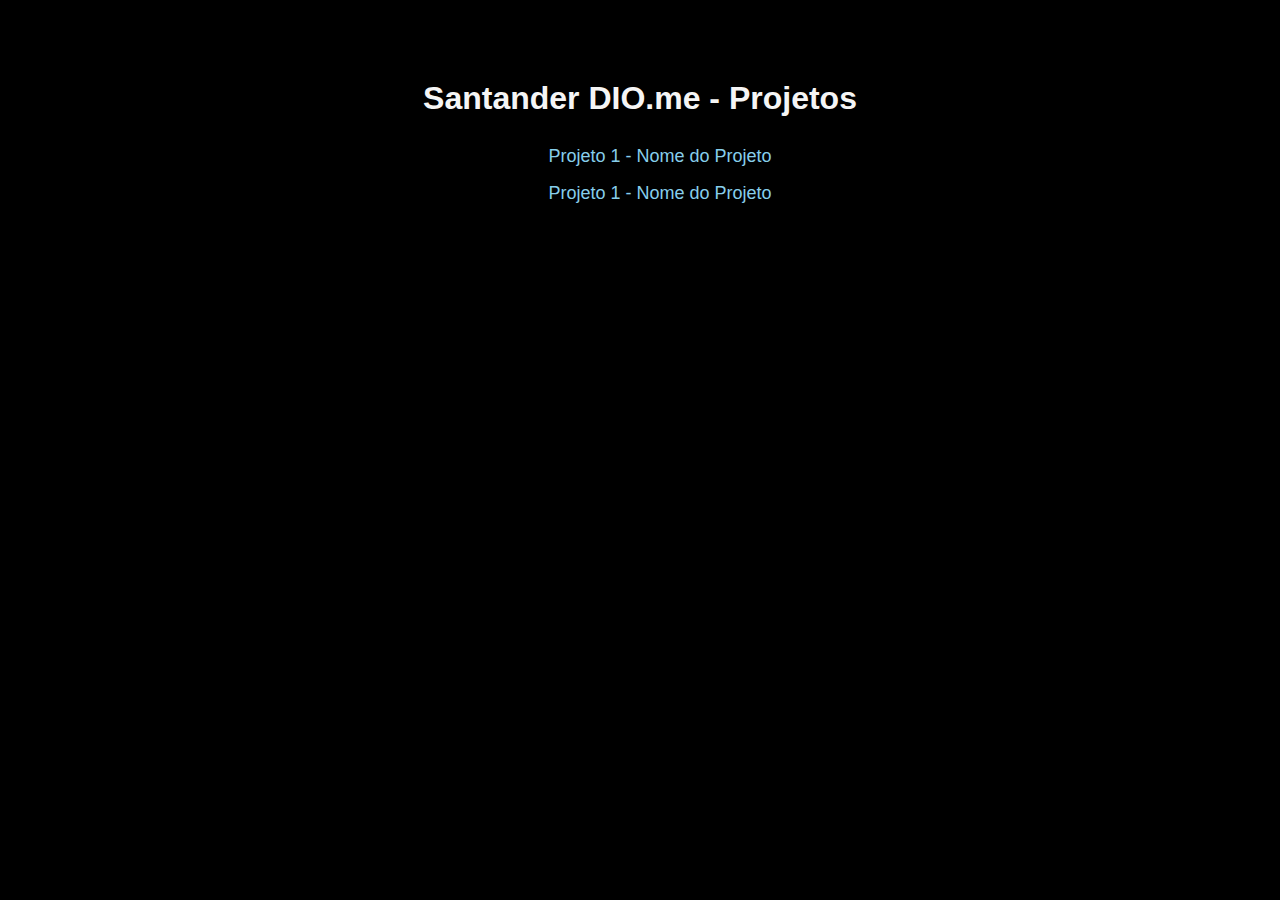
<file: index.html>
<!DOCTYPE html>
<html lang="pt-br">
<head>
    <meta charset="UTF-8">
    <meta name="viewport" content="width=device-width, initial-scale=1.0">
    <title>Santander DIO.me - Projetos</title>
    <style>
        body {
            background-color: black;
            color: whitesmoke;
            text-align: center;
            margin-top: 5rem;
            font-family: 'Gill Sans', 'Gill Sans MT', Calibri, 'Trebuchet MS', sans-serif;
        }

        a {
            color: skyblue;
            font-size: 1.125rem;
            text-decoration: none;
        }

        li {
            list-style: none;
            padding: .5rem 0;
        }

        a:hover {
            text-decoration: underline;
        }
    </style>
</head>
<body>
    <h1>Santander DIO.me - Projetos</h1>

    <!-- Adicione mais links aqui conforme seus projetos -->
    <ul>
        <li><a href="projeto1/">Projeto 1 - Nome do Projeto</a></li>
        <li><a href="projeto1/">Projeto 1 - Nome do Projeto</a></li>
    </ul>
</body>
</html>
</file>
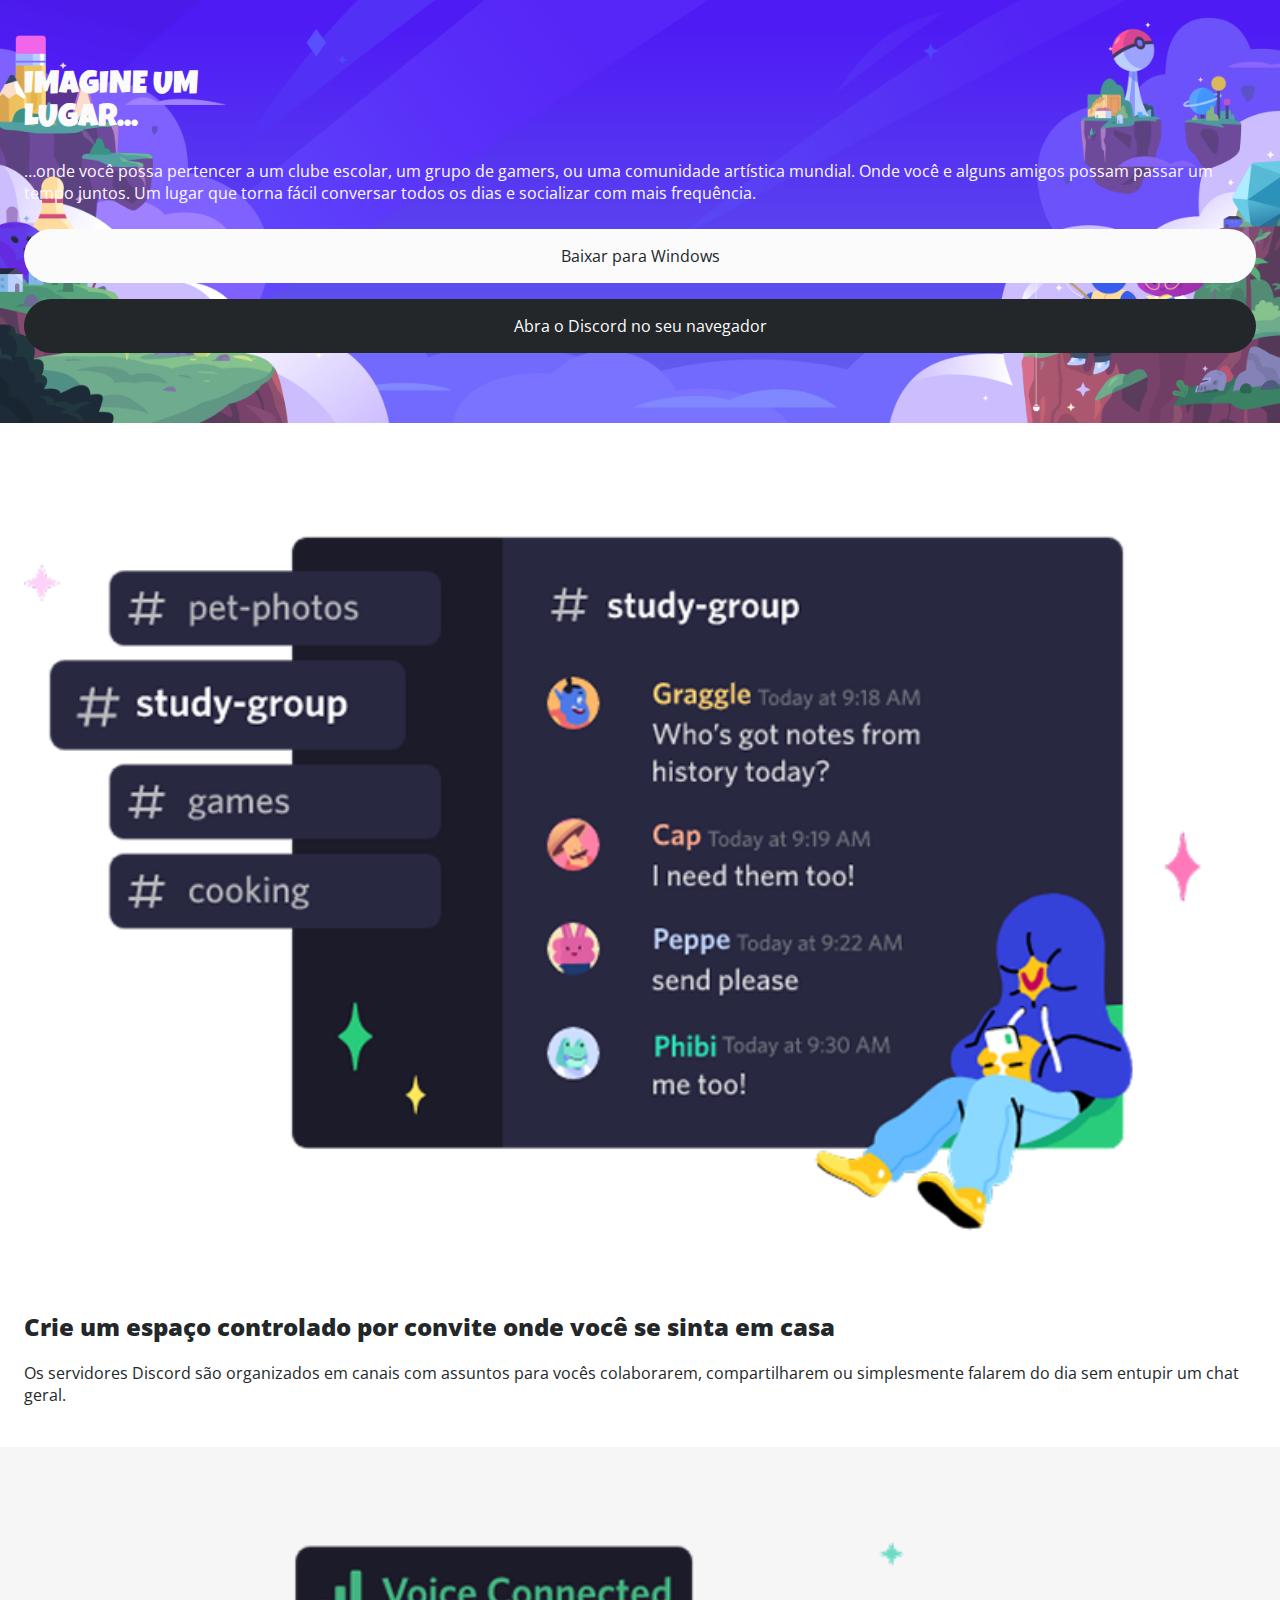
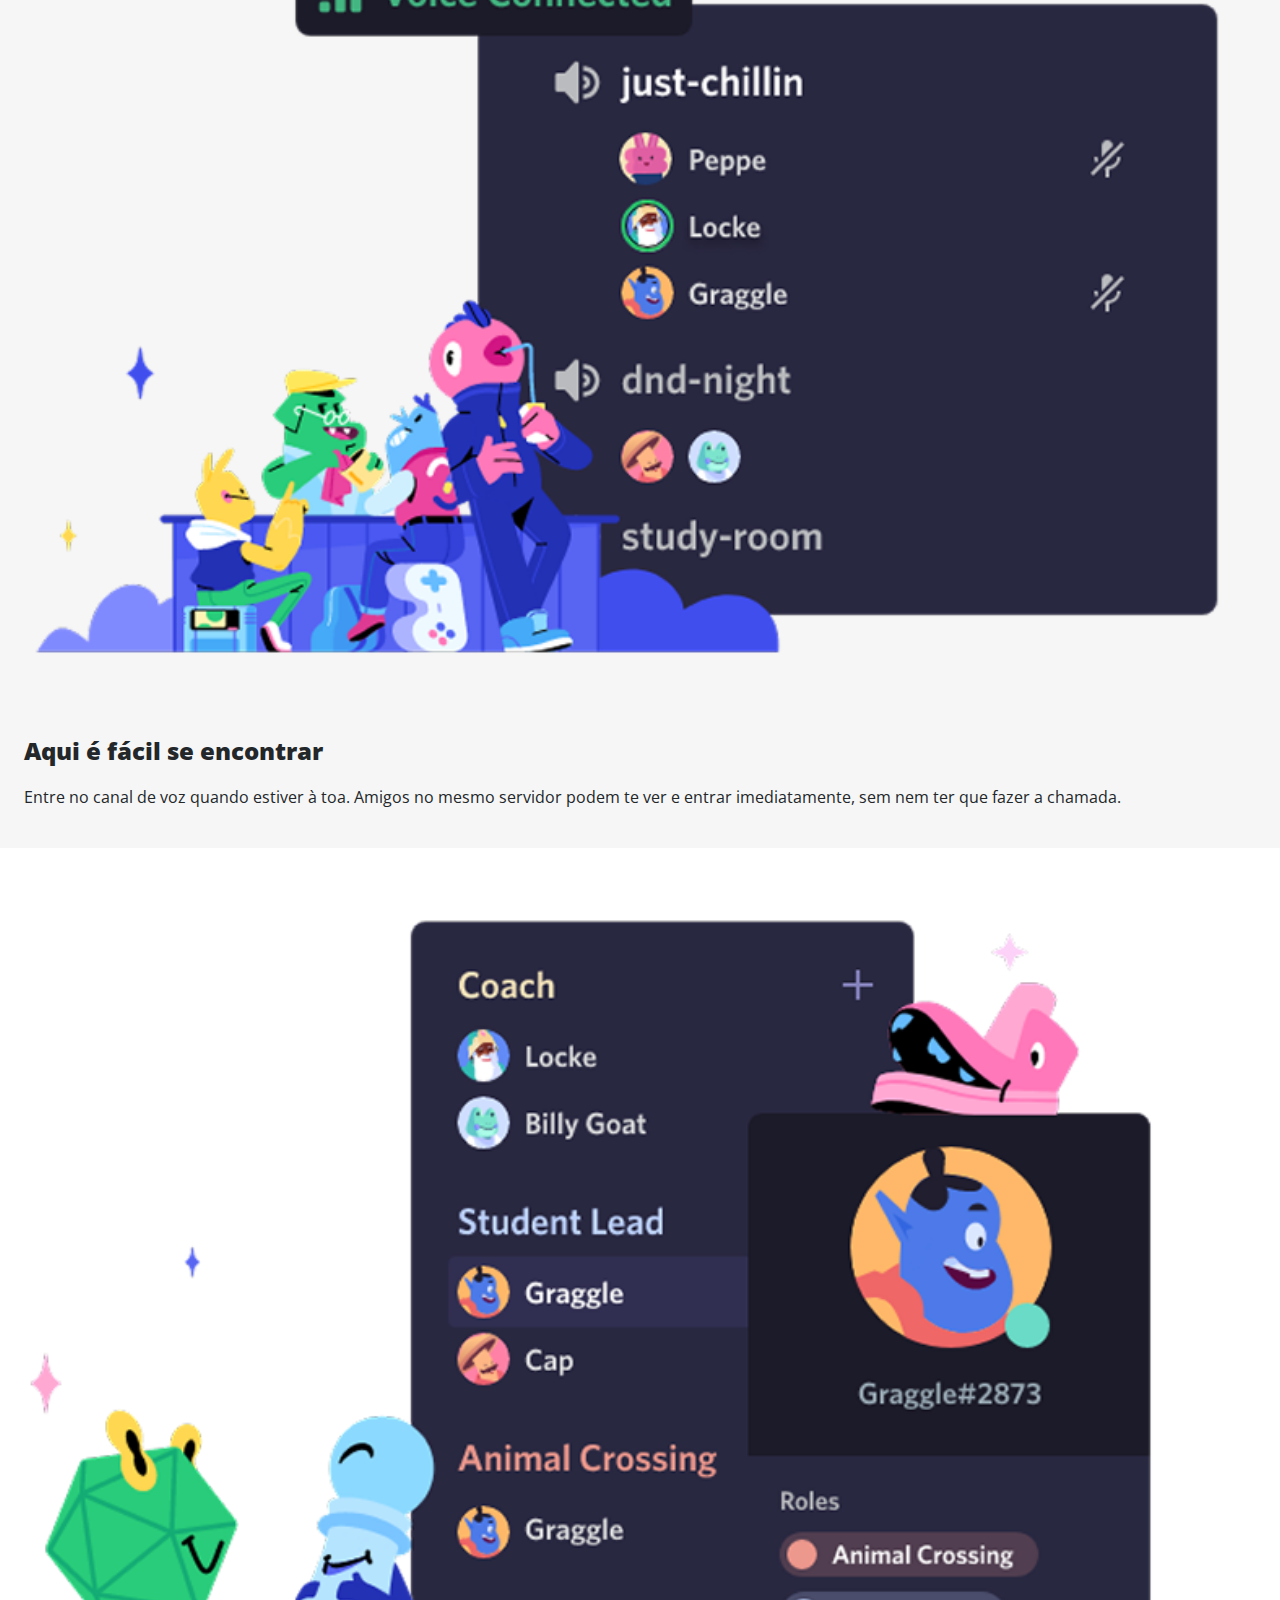
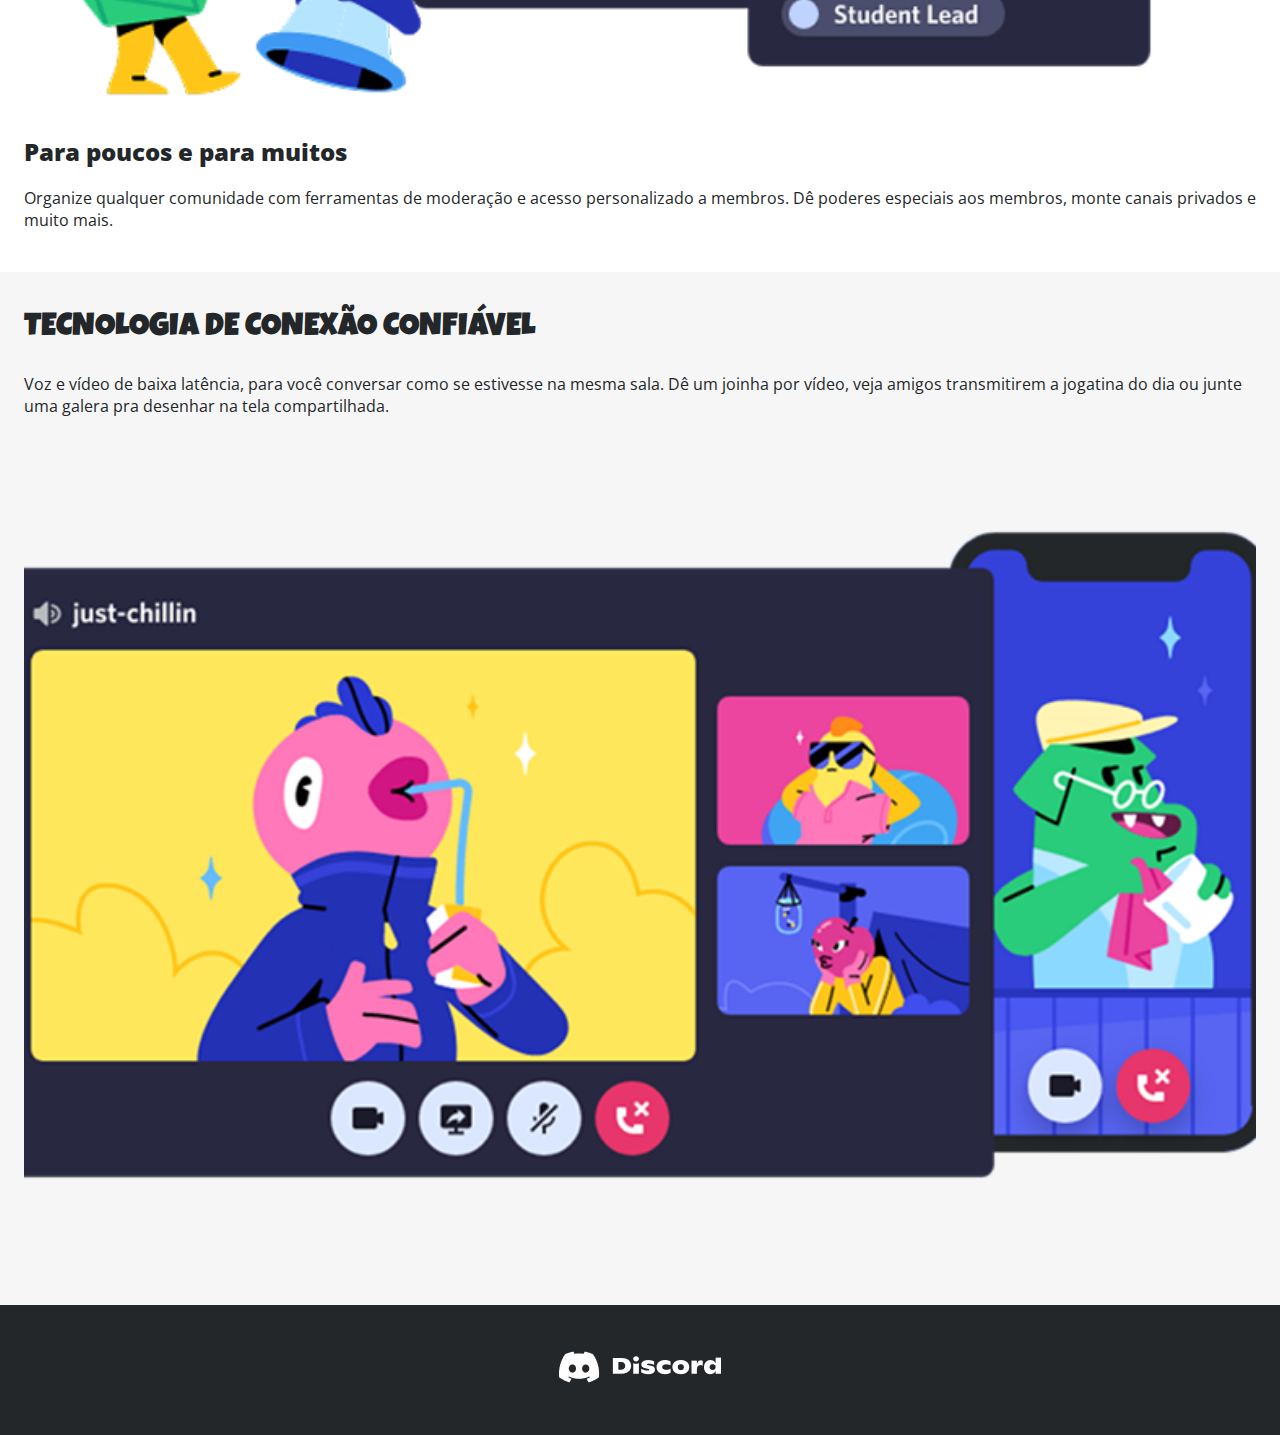
<file: trilha-css-desafio-03/index.html>
<!DOCTYPE html>
<html lang="pt-br">
  <head>
    <meta charset="UTF-8" />
    <meta name="viewport" content="width=device-width, initial-scale=1.0" />
    <title>Trilha Css - desafio 03</title>
    <link rel="stylesheet" href="./assets/style.css">
  </head>
  <body>
    <main>
      <h1>Imagine um Lugar...</h1>
      <h4>
        …onde você possa pertencer a um clube escolar, um grupo de gamers, ou
        uma comunidade artística mundial. Onde você e alguns amigos possam
        passar um tempo juntos. Um lugar que torna fácil conversar todos os dias
        e socializar com mais frequência.
      </h4>
      <div class="btns">
        <a class="btn__white" href="#">Baixar para Windows</a>
        <a class="btn__black" href="#">Abra o Discord no seu navegador</a>
      </div>
    </main>

    <section class="container">
        <img src="./assets/img/Section Image.png" alt="">
        <div class="container__content">
            <h3>Crie um espaço controlado por convite onde você se sinta em casa</h3>
            <h4>Os servidores Discord são organizados em canais com assuntos para vocês colaborarem, compartilharem ou simplesmente falarem do dia sem entupir um chat geral.</h4>
        </div>
    </section>

    <section class="container bg--gray ">
        <img src="./assets/img/Section Image-2.png" alt="">
        <div class="container__content content--desktop">
            <h3>Aqui é fácil se encontrar</h3>
            <h4>Entre no canal de voz quando estiver à toa. Amigos no mesmo servidor podem te ver e entrar imediatamente, sem nem ter que fazer a chamada.</h4>
        </div>
    </section>
    
    <section class="container">
        <img src="./assets/img/Section Image-3.png" alt="">
        <div class="container__content">
            <h3>Para poucos e para muitos</h3>
            <h4>Organize qualquer comunidade com ferramentas de moderação e acesso personalizado a membros. Dê poderes especiais aos membros, monte canais privados e muito mais.</h4>
        </div>
    </section>
    
    <section class="container bg--gray container__desktop">
        <h2>TECNOLOGIA DE CONEXÃO CONFIÁVEL</h2>
        <h4>Voz e vídeo de baixa latência, para você conversar como se estivesse na mesma sala. Dê um joinha por vídeo, veja amigos transmitirem a jogatina do dia ou junte uma galera pra desenhar na tela compartilhada.</h4>
        <img src="./assets/img/Section Image-4.png" alt="">
    </section>

    <footer>
        <img src="./assets/img/logo.png" alt="">
    </footer>
  </body>
</html>
</file>
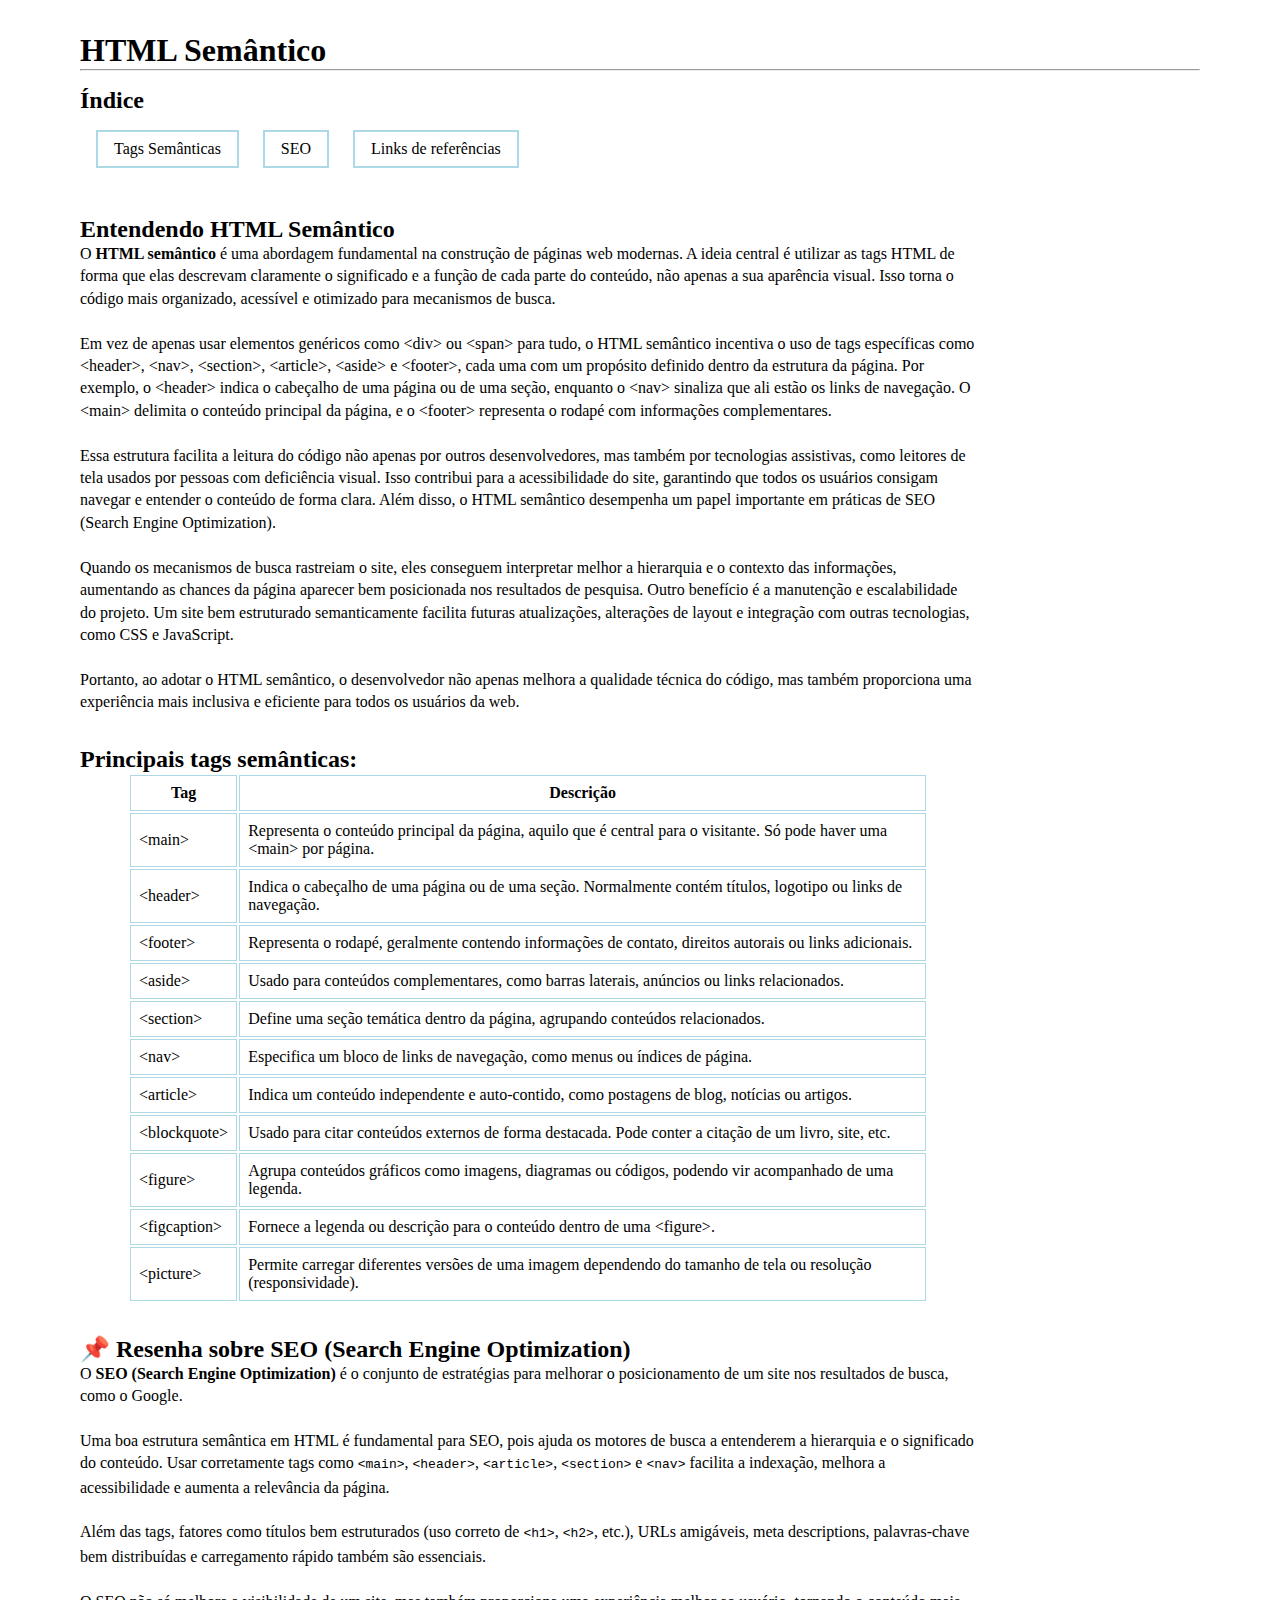
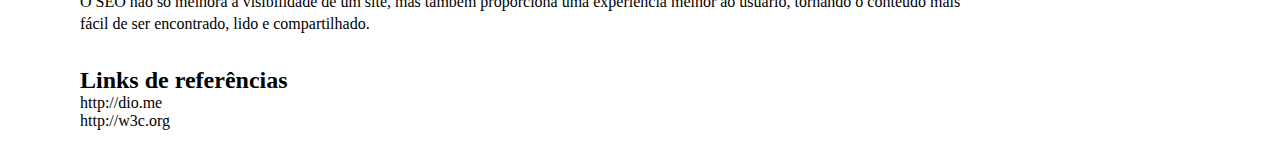
<file: trilha-html-modulo-01/index.html>
<!DOCTYPE html>
<html lang="pt-br">
  <head>
    <meta charset="UTF-8" />
    <meta http-equiv="X-UA-Compatible" content="IE=edge" />
    <meta name="viewport" content="width=device-width, initial-scale=1.0" />
    <title>Página - Módulo I - Primeiros Passos com HTML</title>

    <link rel="stylesheet" href="style.css" />
  </head>

  <body>
    <header>
      <h1>HTML Semântico</h1>
      <hr />
    </header>

    <main>
      <h2>Índice</h2>
      <ul>
        <li><a href="#tag">Tags Semânticas</a></li>
        <li><a href="#SEO">SEO</a></li>
        <li><a href="#links">Links de referências</a></li>
      </ul>
    </main>

    <section>
      <h2>Entendendo HTML Semântico</h2>
      <p>
        O <strong>HTML semântico</strong> é uma abordagem fundamental na construção de páginas web modernas. A ideia central é utilizar as tags
        HTML de forma que elas descrevam claramente o significado e a função de cada parte do conteúdo, não apenas a sua aparência visual. Isso torna o
        código mais organizado, acessível e otimizado para mecanismos de busca.
        <br>
        <br>
        Em vez de apenas usar elementos genéricos como &lt;div&gt; ou &lt;span&gt; para tudo, o HTML semântico incentiva o uso de tags
        específicas como &lt;header&gt;, &lt;nav&gt;, &lt;section&gt;,
        &lt;article&gt;, &lt;aside&gt; e &lt;footer&gt;, cada uma com um propósito definido dentro da estrutura da página. Por exemplo, o
        &lt;header&gt; indica o cabeçalho de uma página ou de uma seção, enquanto o &lt;nav&gt; sinaliza que ali estão os links de navegação. O
        &lt;main&gt; delimita o conteúdo principal da página, e o &lt;footer&gt; representa o rodapé com informações complementares. 
        <br>
        <br>
        Essa estrutura facilita a leitura do código não apenas por outros desenvolvedores, mas também por tecnologias assistivas, como leitores de tela usados por
        pessoas com deficiência visual. Isso contribui para a acessibilidade do site, garantindo que todos os usuários consigam navegar e entender o
        conteúdo de forma clara. Além disso, o HTML semântico desempenha um papel importante em práticas de SEO (Search Engine Optimization). 
        <br>
        <br>
        Quando os mecanismos de busca rastreiam o site, eles conseguem interpretar melhor a hierarquia e o contexto das informações, aumentando as chances
        da página aparecer bem posicionada nos resultados de pesquisa. Outro benefício é a manutenção e escalabilidade do projeto. Um site bem
        estruturado semanticamente facilita futuras atualizações, alterações de layout e integração com outras tecnologias, como CSS e JavaScript.
        <br>
        <br>
        Portanto, ao adotar o HTML semântico, o desenvolvedor não apenas melhora a qualidade técnica do código, mas também proporciona uma experiência
        mais inclusiva e eficiente para todos os usuários da web.
      </p>
    </section>

    <section>
      <h2 id="tag">Principais tags semânticas:</h2>
      <table class="tags">
        <tr>
          <th>Tag</th>
          <th>Descrição</th>
        </tr>
        <tr>
          <td>&lt;main&gt;</td>
          <td>
            Representa o conteúdo principal da página, aquilo que é central para
            o visitante. Só pode haver uma &lt;main&gt; por página.
          </td>
        </tr>
        <tr>
          <td>&lt;header&gt;</td>
          <td>
            Indica o cabeçalho de uma página ou de uma seção. Normalmente contém
            títulos, logotipo ou links de navegação.
          </td>
        </tr>
        <tr>
          <td>&lt;footer&gt;</td>
          <td>
            Representa o rodapé, geralmente contendo informações de contato,
            direitos autorais ou links adicionais.
          </td>
        </tr>
        <tr>
          <td>&lt;aside&gt;</td>
          <td>
            Usado para conteúdos complementares, como barras laterais, anúncios
            ou links relacionados.
          </td>
        </tr>
        <tr>
          <td>&lt;section&gt;</td>
          <td>
            Define uma seção temática dentro da página, agrupando conteúdos
            relacionados.
          </td>
        </tr>
        <tr>
          <td>&lt;nav&gt;</td>
          <td>
            Especifica um bloco de links de navegação, como menus ou índices de
            página.
          </td>
        </tr>
        <tr>
          <td>&lt;article&gt;</td>
          <td>
            Indica um conteúdo independente e auto-contido, como postagens de
            blog, notícias ou artigos.
          </td>
        </tr>
        <tr>
          <td>&lt;blockquote&gt;</td>
          <td>
            Usado para citar conteúdos externos de forma destacada. Pode conter
            a citação de um livro, site, etc.
          </td>
        </tr>
        <tr>
          <td>&lt;figure&gt;</td>
          <td>
            Agrupa conteúdos gráficos como imagens, diagramas ou códigos,
            podendo vir acompanhado de uma legenda.
          </td>
        </tr>
        <tr>
          <td>&lt;figcaption&gt;</td>
          <td>
            Fornece a legenda ou descrição para o conteúdo dentro de uma
            &lt;figure&gt;.
          </td>
        </tr>
        <tr>
          <td>&lt;picture&gt;</td>
          <td>
            Permite carregar diferentes versões de uma imagem dependendo do
            tamanho de tela ou resolução (responsividade).
          </td>
        </tr>
      </table>
    </section>

    <section id="SEO">
      <h2>📌 Resenha sobre SEO (Search Engine Optimization)</h2>

      <p>
        O <strong>SEO (Search Engine Optimization)</strong> é o conjunto de
        estratégias para melhorar o posicionamento de um site nos resultados de
        busca, como o Google.
        <br>
        <br>
        Uma boa estrutura semântica em HTML é fundamental para SEO, pois ajuda
        os motores de busca a entenderem a hierarquia e o significado do
        conteúdo. Usar corretamente tags como <code>&lt;main&gt;</code>,
        <code>&lt;header&gt;</code>, <code>&lt;article&gt;</code>,
        <code>&lt;section&gt;</code> e <code>&lt;nav&gt;</code> facilita a
        indexação, melhora a acessibilidade e aumenta a relevância da página.
        <br>
        <br>
        Além das tags, fatores como títulos bem estruturados (uso correto de
        <code>&lt;h1&gt;</code>, <code>&lt;h2&gt;</code>, etc.), URLs amigáveis,
        meta descriptions, palavras-chave bem distribuídas e carregamento rápido
        também são essenciais.
        <br>
        <br>
        O SEO não só melhora a visibilidade de um site, mas também proporciona
        uma experiência melhor ao usuário, tornando o conteúdo mais fácil de ser
        encontrado, lido e compartilhado.
      </p>
    </section>

    <footer id="links">
      <h2>Links de referências</h2>
      <ul>
        <li><a href="#">http://dio.me</a></li>
        <li><a href="#">http://w3c.org</a></li>
      </ul>
    </footer>

  </body>
</html>
</file>
<file: trilha-css-desafio-03/assets/style.css>
@import url('https://fonts.googleapis.com/css2?family=Luckiest+Guy&family=Open+Sans:ital,wght@0,300..800;1,300..800&display=swap');

* {
    padding: 0;
    margin: 0;
    box-sizing: border-box;
}

:root {
    --black: #23272a;
    --white: #fcfbfb;
    --gray: #f6f6f6;

}

body {
    font-family: "Open Sans", sans-serif;
    color: var(--black);
}

h1 {
    font-size: 2rem;
    font-weight: 400;
    font-family: "Luckiest Guy", cursive;
    text-transform: uppercase;
    max-width: 278px;
}

h2 {
    font-size: 2rem;
    font-weight: 400;
    font-family: "Luckiest Guy", cursive;
    text-transform: uppercase;
}

h3 {
    font-size: 1.5rem;
    font-weight: 800;
}

h4 {
    font-size: 1rem;
    font-weight: 400;
    line-height: 140%;
    font-style: normal;
}

a {
    text-decoration: none;
    font-size: 1rem;
    padding: 1rem;
    text-align: center;
    cursor: pointer;
}

main {
    background-image: url(./img/header-bg.png);
    background-position: center;
    background-repeat: no-repeat;
    background-size: cover;

    padding: 4.375rem 1.5rem;
    color: var(--white);

    display: flex;
    flex-direction: column;
    gap: 1.5rem;
}

.btns {
    width: 100%;
    display: flex;
    flex-direction: column;
    align-items: center;
    gap: 1rem;
}

.btn__white {
    width: 100%;
    color: var(--black);
    background-color: var(--white);
    border-radius: 1.75rem;
}

.btn__black {
    width: 100%;
    color: var(--white);
    background-color: var(--black);
    border-radius: 1.75rem;
}

.container {
    display: flex;
    flex-direction: column;
    align-items: flex-start;
    gap: 1.75rem;

    padding: 2.5rem 1.5rem;
}

.container img {
    width: 100%;
}

.container__content {
    display: flex;
    flex-direction: column;
    gap: 1.175rem;
}

.bg--gray {
    background-color: var(--gray);
}

footer {
    background-color: var(--black);
    text-align: center;
    padding: 2.5rem;
}

@media (min-width: 1440px) {
    main {
        width: 100%;
        height: 460px;
        align-items: center;
        text-align: center;
    }

    h1 {
        font-size: 3.5rem;
        max-width: 315px;
    }

    h2 {
        font-size: 2.5rem;
        max-width: 608px;
    }

    h3 {
        font-size: 2.5rem;
    }

    main h4, .btns {
        max-width: 757px;
    }

    .btns, .container {
        flex-direction: row;
        align-items: center;
        justify-content: center;
    }

    .btn__white, .btn__black {
        width: fit-content;
    }

    .container img {
        width: 50%;
    }

    .container__content {
        max-width: 351px;
    }

    .container__desktop {
        flex-direction: column;
        text-align: center;
    }

    .container__desktop h4 {
        max-width: 805px;
    }
}
</file>
<file: trilha-html-modulo-01/style.css>
* {
    margin: 0;
    padding: 0;
    box-sizing: border-box;
}

body {
    width: 100%;
    padding: 32px 80px;
}

a {
    text-decoration: none;
    color: black;
}

li {
    list-style: none;
}

header {
    margin-bottom: 16px;
}

main ul{
    display: flex;
    gap: 24px;
    padding: 16px;
}

main li {
    border: 2px solid lightblue;
    padding: 8px 16px;
    transition: .3 ease;
    cursor: pointer;
}

main li:hover {
    background-color: lightskyblue;
}

section {
    width: 80%;
    margin: 32px 0;
}

.tags {
    max-width: 800px;
    margin: 0 auto;
}

table th, table td{
    border: 1px solid lightblue;
    padding: 8px;
}

p {
    line-height: 140%;
}
</file>
